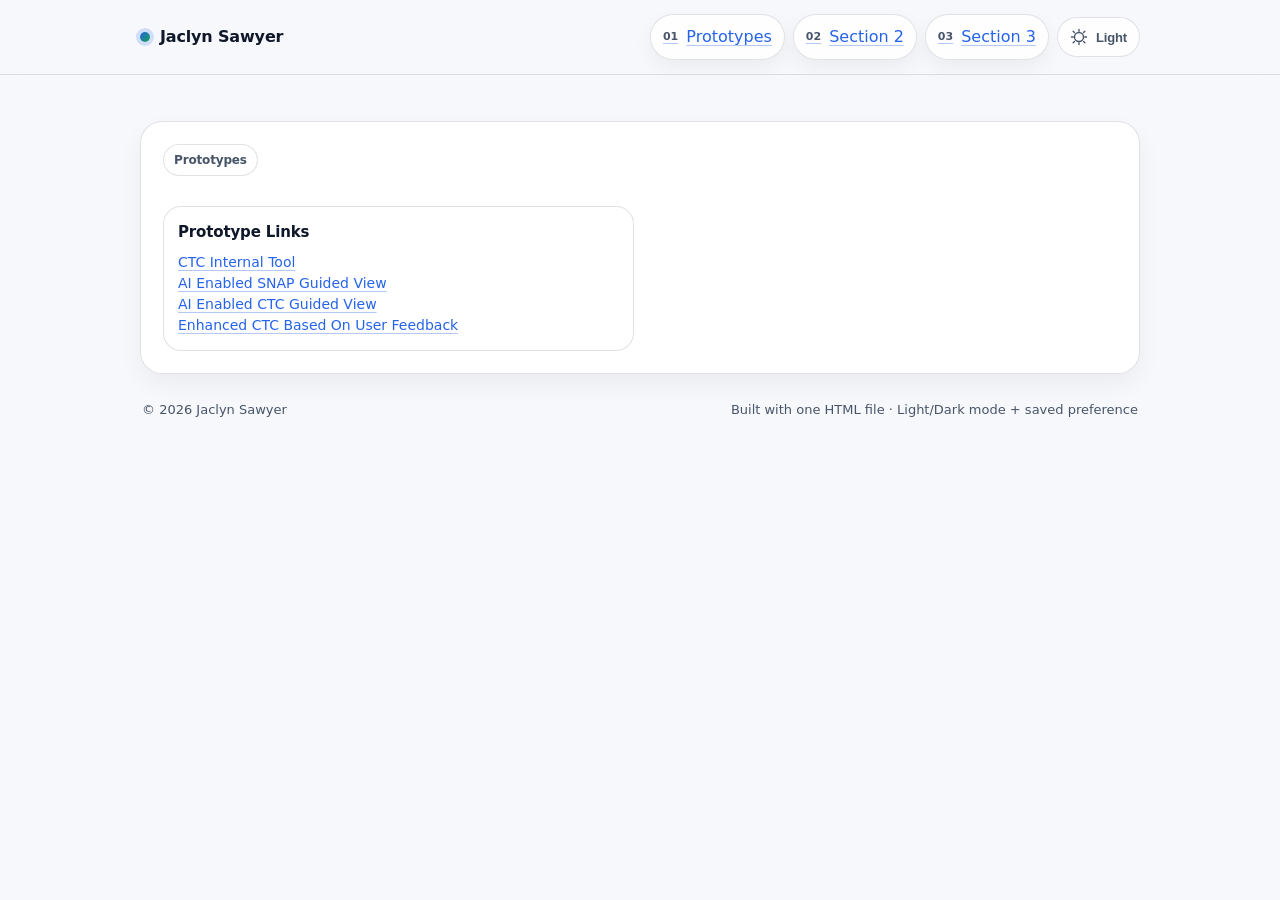
<file: blog.html>
<!doctype html>
<html lang="en">
<head>
  <meta charset="utf-8" />
  <meta name="viewport" content="width=device-width, initial-scale=1" />
  <title>Jaclyn Sawyer</title>
  <meta name="description" content="A personal landing page." />
  <style>
    /* ---- Theme tokens (default: light) ---- */
    :root{
      --bg: #f7f8fb;
      --surface: #ffffff;
      --surface-2: rgba(255,255,255,0.72);
      --text: #0f172a;
      --muted: #475569;
      --border: rgba(15, 23, 42, 0.12);
      --shadow: 0 12px 30px rgba(2, 6, 23, 0.10);
      --shadow-soft: 0 10px 20px rgba(2,6,23,0.07);
      --accent: #2563eb;
      --accent-2: #16a34a;
      --ring: rgba(37, 99, 235, 0.25);
      --hero: radial-gradient(900px 360px at 20% 0%, rgba(37,99,235,0.18), transparent 60%),
              radial-gradient(700px 320px at 90% 10%, rgba(22,163,74,0.14), transparent 55%);
      --code: rgba(2, 6, 23, 0.06);
      --chip: rgba(2,6,23,0.06);
    }

    /* ---- Dark mode overrides ---- */
    [data-theme="dark"]{
      --bg: #070a12;
      --surface: rgba(255, 255, 255, 0.06);
      --surface-2: rgba(255, 255, 255, 0.04);
      --text: #e5e7eb;
      --muted: rgba(229, 231, 235, 0.72);
      --border: rgba(229, 231, 235, 0.18);
      --shadow: 0 16px 40px rgba(0, 0, 0, 0.45);
      --shadow-soft: 0 14px 30px rgba(0,0,0,0.35);
      --accent: #60a5fa;
      --accent-2: #34d399;
      --ring: rgba(96, 165, 250, 0.28);
      --hero: radial-gradient(900px 360px at 20% 0%, rgba(96,165,250,0.22), transparent 60%),
              radial-gradient(700px 320px at 90% 10%, rgba(52,211,153,0.16), transparent 55%);
      --code: rgba(255, 255, 255, 0.08);
      --chip: rgba(255,255,255,0.09);
    }

    /* ---- Base ---- */
    *{ box-sizing: border-box; }
    html{ scroll-behavior: smooth; }
    body{
      margin: 0;
      font-family: ui-sans-serif, system-ui, -apple-system, Segoe UI, Roboto, Helvetica, Arial, "Apple Color Emoji","Segoe UI Emoji";
      background: var(--bg);
      color: var(--text);
      line-height: 1.5;
    }

    a{ color: inherit; text-decoration: none; }
    a:focus-visible, button:focus-visible{
      outline: none;
      box-shadow: 0 0 0 4px var(--ring);
      border-radius: 12px;
    }

    /* ---- Layout ---- */
    .wrap{
      max-width: 1040px;
      margin: 0 auto;
      padding: 24px 20px 90px;
    }

    header{
      position: sticky;
      top: 0;
      z-index: 10;
      backdrop-filter: blur(10px);
      background: color-mix(in srgb, var(--bg) 70%, transparent);
      border-bottom: 1px solid var(--border);
    }

    .nav{
      max-width: 1040px;
      margin: 0 auto;
      padding: 14px 20px;
      display: flex;
      align-items: center;
      justify-content: space-between;
      gap: 12px;
    }

    .brand{
      display: flex;
      align-items: center;
      gap: 10px;
      font-weight: 700;
      letter-spacing: -0.01em;
      white-space: nowrap;
    }

    .dot{
      width: 10px;
      height: 10px;
      border-radius: 50%;
      background: linear-gradient(135deg, var(--accent), var(--accent-2));
      box-shadow: 0 0 0 4px color-mix(in srgb, var(--accent) 18%, transparent);
    }

    .nav-links{
      display: flex;
      align-items: center;
      gap: 8px;
      flex-wrap: wrap;
      justify-content: flex-end;
    }

    .pill{
      display: inline-flex;
      align-items: center;
      gap: 8px;
      padding: 10px 12px;
      border: 1px solid var(--border);
      background: color-mix(in srgb, var(--surface) 88%, transparent);
      border-radius: 999px;
      box-shadow: 0 8px 20px rgba(2,6,23,0.05);
      transition: transform .15s ease, border-color .15s ease, background .15s ease;
    }
    .pill:hover{
      transform: translateY(-1px);
      border-color: color-mix(in srgb, var(--accent) 35%, var(--border));
    }
    .pill small{ color: var(--muted); font-weight: 700; font-size: 11px; }

    .toggle{
      display: inline-flex;
      align-items: center;
      gap: 8px;
      padding: 10px 12px;
      border: 1px solid var(--border);
      background: color-mix(in srgb, var(--surface) 88%, transparent);
      border-radius: 999px;
      cursor: pointer;
      user-select: none;
      transition: transform .15s ease, border-color .15s ease, background .15s ease;
    }
    .toggle:hover{
      transform: translateY(-1px);
      border-color: color-mix(in srgb, var(--accent) 35%, var(--border));
    }
    .icon{
      width: 18px;
      height: 18px;
      display: inline-block;
    }
    .toggle span{
      font-weight: 750;
      letter-spacing: -0.01em;
      color: var(--muted);
      font-size: 13px;
    }

    /* ---- Hero ---- */
    .hero{
      margin-top: 18px;
      background: var(--hero);
      border: 1px solid var(--border);
      border-radius: 22px;
      padding: 26px;
      box-shadow: var(--shadow);
      overflow: hidden;
    }

    .hero-grid{
      display: grid;
      grid-template-columns: 1.2fr 0.8fr;
      gap: 18px;
      align-items: center;
    }

    .hero h1{
      margin: 0 0 10px;
      font-size: clamp(26px, 3.2vw, 38px);
      letter-spacing: -0.04em;
      line-height: 1.08;
    }
    .hero p{
      margin: 0 0 14px;
      color: var(--muted);
      max-width: 64ch;
    }

    .chips{
      display: flex;
      flex-wrap: wrap;
      gap: 8px;
      margin-top: 12px;
    }
    .chip{
      display: inline-flex;
      align-items: center;
      gap: 8px;
      padding: 8px 10px;
      border-radius: 999px;
      border: 1px solid var(--border);
      background: var(--chip);
      color: var(--muted);
      font-size: 13px;
      font-weight: 650;
    }
    .chip-dot{
      width: 7px; height: 7px; border-radius: 50%;
      background: linear-gradient(135deg, var(--accent), var(--accent-2));
    }

    .hero-card{
      border: 1px solid var(--border);
      background: color-mix(in srgb, var(--surface-2) 90%, transparent);
      border-radius: 18px;
      padding: 16px;
      box-shadow: var(--shadow-soft);
      display: grid;
      gap: 12px;
    }

    .avatar-row{
      display: flex;
      align-items: center;
      gap: 12px;
    }
    .avatar{
      width: 62px;
      height: 62px;
      border-radius: 16px;
      border: 1px solid var(--border);
      object-fit: cover;
      box-shadow: 0 10px 20px rgba(2,6,23,0.12);
      background: #ddd;
    }
    .who h2{
      margin: 0;
      font-size: 16px;
      letter-spacing: -0.02em;
    }
    .who p{
      margin: 2px 0 0;
      font-size: 13px;
      color: var(--muted);
    }

    .cta-row{
      display: flex;
      flex-wrap: wrap;
      gap: 10px;
      margin-top: 4px;
    }
    .btn{
      display: inline-flex;
      align-items: center;
      gap: 10px;
      padding: 11px 14px;
      border-radius: 14px;
      border: 1px solid var(--border);
      background: color-mix(in srgb, var(--surface) 92%, transparent);
      box-shadow: 0 10px 22px rgba(2,6,23,0.06);
      transition: transform .15s ease, border-color .15s ease;
      font-weight: 750;
    }
    .btn.primary{
      border-color: color-mix(in srgb, var(--accent) 45%, var(--border));
      background: linear-gradient(135deg,
        color-mix(in srgb, var(--accent) 85%, #ffffff 15%),
        color-mix(in srgb, var(--accent-2) 55%, #ffffff 45%)
      );
      color: #0b1020;
    }
    [data-theme="dark"] .btn.primary{ color: #06101b; }
    .btn:hover{
      transform: translateY(-1px);
      border-color: color-mix(in srgb, var(--accent) 40%, var(--border));
    }

    .mini-links{
      display: flex;
      flex-wrap: wrap;
      gap: 10px;
      color: var(--muted);
      font-size: 13px;
      font-weight: 650;
    }
    .mini-links a{
      text-decoration: underline;
      text-decoration-color: color-mix(in srgb, var(--muted) 45%, transparent);
      text-underline-offset: 3px;
    }
    .mini-links a:hover{
      color: var(--text);
      text-decoration-color: color-mix(in srgb, var(--accent) 65%, transparent);
    }

    /* ---- Sections ---- */
    section{
      margin-top: 22px;
      border: 1px solid var(--border);
      border-radius: 22px;
      background: color-mix(in srgb, var(--surface) 90%, transparent);
      box-shadow: 0 10px 24px rgba(2,6,23,0.05);
      overflow: hidden;
    }
    .section-inner{
      padding: 22px;
      display: grid;
      gap: 10px;
    }
    .kicker{
      display: inline-flex;
      align-items: center;
      gap: 10px;
      font-weight: 800;
      letter-spacing: -0.01em;
    }
    .badge{
      font-size: 12px;
      padding: 6px 10px;
      border-radius: 999px;
      border: 1px solid var(--border);
      color: var(--muted);
      background: color-mix(in srgb, var(--surface) 92%, transparent);
    }
    .section-inner p{ margin: 0; color: var(--muted); max-width: 74ch; }

    .grid{
      margin-top: 10px;
      display: grid;
      grid-template-columns: repeat(12, 1fr);
      gap: 12px;
    }
    .card{
      grid-column: span 6;
      border: 1px solid var(--border);
      border-radius: 18px;
      padding: 14px;
      background: color-mix(in srgb, var(--surface) 92%, transparent);
    }
    .card h3{
      margin: 0 0 8px;
      font-size: 15px;
      letter-spacing: -0.01em;
    }
    .card p{
      margin: 0;
      color: var(--muted);
      font-size: 14px;
    }

    .list{
      margin: 0;
      padding-left: 18px;
      color: var(--muted);
    }
    .list li{ margin: 6px 0; }

    .post{
      grid-column: span 12;
      display: grid;
      gap: 10px;
      padding: 16px;
      border-radius: 18px;
      border: 1px solid var(--border);
      background: color-mix(in srgb, var(--surface) 92%, transparent);
    }
    .post-top{
      display: flex;
      align-items: baseline;
      justify-content: space-between;
      gap: 10px;
      flex-wrap: wrap;
    }
    .post-title{
      font-weight: 850;
      letter-spacing: -0.01em;
    }
    .post-date{
      font-size: 13px;
      color: var(--muted);
      font-weight: 650;
    }
    .post a{
      color: var(--accent);
      text-decoration: underline;
      text-underline-offset: 3px;
      text-decoration-color: color-mix(in srgb, var(--accent) 35%, transparent);
    }
    .post a:hover{
      text-decoration-color: color-mix(in srgb, var(--accent) 80%, transparent);
    }

    .contact-row{
      display: grid;
      grid-template-columns: 1fr 1fr;
      gap: 12px;
      margin-top: 10px;
    }
    .contact-row .card{ grid-column: span 1; }

    .copy{
      display: inline-flex;
      align-items: center;
      gap: 8px;
      font-weight: 750;
      border: 1px solid var(--border);
      background: color-mix(in srgb, var(--surface) 92%, transparent);
      border-radius: 14px;
      padding: 10px 12px;
      cursor: pointer;
    }
    .copy:hover{ border-color: color-mix(in srgb, var(--accent) 40%, var(--border)); }

    a {
      color: var(--accent);
      text-decoration: underline;
      text-decoration-color: color-mix(in srgb, var(--accent) 35%, transparent);
      text-underline-offset: 3px;
      transition: color 0.15s ease, text-decoration-color 0.15s ease;
    }
    
    a:hover {
      color: color-mix(in srgb, var(--accent) 85%, var(--text));
      text-decoration-color: color-mix(in srgb, var(--accent) 85%, transparent);
    }
    
    a:focus-visible {
      outline: none;
      box-shadow: 0 0 0 4px var(--ring);
      border-radius: 6px;
    }


    /* ---- Footer ---- */
    footer{
      margin-top: 26px;
      color: var(--muted);
      font-size: 13px;
      display: flex;
      justify-content: space-between;
      gap: 10px;
      flex-wrap: wrap;
      padding: 0 2px;
    }

    @media (max-width: 860px){
      .hero-grid{ grid-template-columns: 1fr; }
    }
    @media (max-width: 720px){
      .card{ grid-column: span 12; }
      .contact-row{ grid-template-columns: 1fr; }
      .contact-row .card{ grid-column: span 1; }
      .nav{ gap: 10px; }
      .nav-links{ justify-content: flex-start; }
    }

    /* ---- Reduce motion ---- */
    @media (prefers-reduced-motion: reduce){
      html{ scroll-behavior: auto; }
      .pill, .toggle, .btn{ transition: none; }
    }
  </style>
</head>

<body>
  <header>
    <div class="nav">
      <div class="brand" aria-label="Site title">
        <span class="dot" aria-hidden="true"></span>
        <span>Jaclyn Sawyer</span>
      </div>

      <nav class="nav-links" aria-label="Top navigation">
        <a class="pill" href="#section-1"><small>01</small> Prototypes</a>
        <a class="pill" href="#section-2"><small>02</small> Section 2</a>
        <a class="pill" href="#section-3"><small>03</small> Section 3</a>

        <!-- Icon toggle near the links (sun/moon) -->
        <button class="toggle" id="themeToggle" type="button" aria-label="Toggle dark mode">
          <span class="icon" id="themeIcon" aria-hidden="true"></span>
          <span id="themeLabel">Light</span>
        </button>
      </nav>
    </div>
  </header>

  <main class="wrap">
    <!-- HERO -->
    <!-- <div class="hero">
      <div class="hero-grid">
        <div>
          <h1>Hi — I’m <span style="color: var(--accent);">Jaclyn Sawyer</span>.</h1>
          <p>
            
          </p>

          <div class="cta-row">
            <a class="btn primary" href="#section-2">See Projects <span aria-hidden="true">→</span></a>
            <a class="btn" href="#section-1">About</a>
            <a class="btn" href="#section-3">Contact</a>
          </div>

          <div class="chips" aria-label="Topics">
            <span class="chip"><span class="chip-dot" aria-hidden="true"></span> Product</span>
            <span class="chip"><span class="chip-dot" aria-hidden="true"></span> Data</span>
            <span class="chip"><span class="chip-dot" aria-hidden="true"></span> Civic Tech</span>
            <span class="chip"><span class="chip-dot" aria-hidden="true"></span> Writing</span>
            <span class="chip"><span class="chip-dot" aria-hidden="true"></span> Creative</span>
          </div>
        </div> -->

        <!-- <aside class="hero-card" aria-label="Profile card"> -->
          <!-- <div class="avatar-row">
            <img
              class="avatar"
              alt="Profile image"
              src="https://picsum.photos/seed/profile/160"
              width="62"
              height="62"
              loading="lazy"
            />
            <div class="who">
              <h2>Jaclyn Sawyer</h2>
              <p>Doing good with less for more.</p>
            </div>
          </div> -->

          <!-- <div class="mini-links" aria-label="Quick links">
            <a href="#" title="GitHub">GitHub</a>
            <a href="#" title="LinkedIn">LinkedIn</a>
            <a href="#" title="Email">Email</a>
            <a href="#" title="CV">CV</a>
          </div> -->
<!-- 
          <div style="display:grid; gap:10px;">
            <div style="font-family: ui-monospace, SFMono-Regular, Menlo, Monaco, Consolas, 'Liberation Mono', 'Courier New', monospace;
                        background: var(--code); border: 1px solid var(--border); padding: 10px; border-radius: 14px; color: var(--muted); font-size: 13px;">

            </div>
          </div>
        </aside> -->
      <!-- </div>
    </div> -->

    <!-- SECTION 1: About -->
    <section id="section-1" aria-label="Prototypes">
      <div class="section-inner">
        <div class="kicker">
          <span class="badge">Prototypes</span>
          <!-- <span>About</span> -->
        </div>
        <p>
        </p>

        <div class="grid">
          <div class="card">
            <h3>Prototype Links</h3>
            <p><a href="ctc-internal-tool.html"> CTC Internal Tool</a></p>
            <p><a href="AI_enabled_SNAP_guided_view.html"> AI Enabled SNAP Guided View</a></p>
            <p><a href="AI_enabled_CTC_guided_view.html"> AI Enabled CTC Guided View</a></p>
            <p><a href="enhanced_ctc_based_on_user_feedback.html"> Enhanced CTC Based On User Feedback</a></p>
          </div>
          <!-- <div class="card">
            <h3>What I do</h3>
            <p>
              A concise description of your work. Example: product + data work, translating complex problems into usable tools.
            </p>
          </div>
          <div class="card">
            <h3>What I care about</h3>
            <p>
              A sentence or two on your themes: equity, usability, impact, durability, public interest tech, or whatever fits.
            </p>
          </div>
          <div class="card">
            <h3>Now</h3>
            <p>
              What you’re doing this season: a project, a research focus, a teaching role, a studio practice, etc.
            </p>
          </div>
          <div class="card">
            <h3>Toolbox</h3>
            <p>
              <span class="badge" style="margin-right:6px;">Python</span>
              <span class="badge" style="margin-right:6px;">SQL</span>
              <span class="badge" style="margin-right:6px;">Design</span>
              <span class="badge">Policy</span>
            </p>
          </div> -->
        </div>
      </div>
    </section>

    <!-- SECTION 2: Projects -->
    <!-- <section id="section-2" aria-label="Section 2">
      <div class="section-inner">
        <div class="kicker">
          <span class="badge">Section 2</span>
          <span>Projects</span>
        </div>
        <p>
          Add a few featured projects with short descriptions and links. Keep it scannable.
        </p>

        <div class="grid">
          <div class="card">
            <h3>Project One</h3>
            <p>
              One sentence on what it is and why it matters. <a href="#">Read more</a>
            </p>
          </div>
          <div class="card">
            <h3>Project Two</h3>
            <p>
              One sentence on what you built and for whom. <a href="#">Read more</a>
            </p>
          </div>
          <div class="card">
            <h3>Project Three</h3>
            <p>
              A short description and a link to a demo or repo. <a href="#">View repo</a>
            </p>
          </div>
          <div class="card">
            <h3>Speaking / Teaching</h3>
            <p>
              Add talks, workshops, or courses here. <a href="#">See notes</a>
            </p>
          </div>
        </div>

        <div class="card" style="margin-top:12px;">
          <h3>Projects I’m exploring</h3>
          <ul class="list">
            <li>Idea or experiment (one line).</li>
            <li>Small tool, dataset, or prototype (one line).</li>
            <li>Collaboration or community work (one line).</li>
          </ul>
        </div>
      </div>
    </section> -->

    <!-- SECTION 3: Writing + Contact --><!--
    <section id="section-3" aria-label="Section 3">
      <div class="section-inner">
        <div class="kicker">
          <span class="badge">Section 3</span>
          <span>Writing & Contact</span>
        </div>
        <p>
          A simple “recent posts” area plus contact options. Replace the placeholders with real links.
        </p>

        <div class="grid" aria-label="Recent writing">
          <article class="post">
            <div class="post-top">
              <div class="post-title">Post title one: a short, specific headline</div>
              <div class="post-date">Jan 2026</div>
            </div>
            <div style="color: var(--muted);">
              Two lines of context about what this post covers. <a href="#">Read</a>
            </div>
          </article>

          <article class="post">
            <div class="post-top">
              <div class="post-title">Post title two: what I learned building X</div>
              <div class="post-date">Dec 2025</div>
            </div>
            <div style="color: var(--muted);">
              One or two sentences that make it easy to decide if it’s worth clicking. <a href="#">Read</a>
            </div>
          </article>

          <article class="post">
            <div class="post-top">
              <div class="post-title">Post title three: notes on tools, care, and maintenance</div>
              <div class="post-date">Nov 2025</div>
            </div>
            <div style="color: var(--muted);">
              A short teaser. <a href="#">Read</a>
            </div>
          </article>
        </div>

        <div class="contact-row" aria-label="Contact">
          <div class="card">
            <h3>Say hello</h3>
            <p>
              Email: <a id="emailLink" href="mailto:hello@example.com">hello@example.com</a><br/>
              Location: Your city (optional)
            </p>
            <div style="margin-top:10px;">
              <button class="copy" id="copyEmail" type="button" aria-label="Copy email to clipboard">
                Copy email
              </button>
              <span id="copyStatus" style="margin-left:10px; color: var(--muted); font-weight:650;"></span>
            </div>
          </div>

          <div class="card">
            <h3>Elsewhere</h3>
            <p>
              <a href="#" style="color: var(--accent); text-decoration: underline; text-underline-offset: 3px;">GitHub</a><br/>
              <a href="#" style="color: var(--accent); text-decoration: underline; text-underline-offset: 3px;">LinkedIn</a><br/>
              <a href="#" style="color: var(--accent); text-decoration: underline; text-underline-offset: 3px;">Newsletter</a>
            </p>
          </div>
        </div>

      </div>
    </section> -->

    <footer>
      <span>© <span id="year"></span> Jaclyn Sawyer</span>
      <span>Built with one HTML file · Light/Dark mode + saved preference</span>
    </footer>
  </main>

  <script>
    // --- Inline icons (sun / moon) as SVG strings ---
    const icons = {
      sun: `
        <svg viewBox="0 0 24 24" width="18" height="18" fill="none" xmlns="http://www.w3.org/2000/svg">
          <path d="M12 18a6 6 0 1 0 0-12 6 6 0 0 0 0 12Z" stroke="currentColor" stroke-width="1.8"/>
          <path d="M12 2v2.4M12 19.6V22M4.2 4.2l1.7 1.7M18.1 18.1l1.7 1.7M2 12h2.4M19.6 12H22M4.2 19.8l1.7-1.7M18.1 5.9l1.7-1.7"
                stroke="currentColor" stroke-width="1.8" stroke-linecap="round"/>
        </svg>
      `,
      moon: `
        <svg viewBox="0 0 24 24" width="18" height="18" fill="none" xmlns="http://www.w3.org/2000/svg">
          <path d="M20.3 14.5A7.8 7.8 0 0 1 9.5 3.7a7.9 7.9 0 1 0 10.8 10.8Z"
                stroke="currentColor" stroke-width="1.8" stroke-linejoin="round"/>
        </svg>
      `
    };

    const root = document.documentElement;
    const toggleBtn = document.getElementById("themeToggle");
    const themeIcon = document.getElementById("themeIcon");
    const themeLabel = document.getElementById("themeLabel");

    function setTheme(theme) {
      root.setAttribute("data-theme", theme);
      const isDark = theme === "dark";
      themeIcon.innerHTML = isDark ? icons.moon : icons.sun;
      themeLabel.textContent = isDark ? "Dark" : "Light";
      toggleBtn.setAttribute("aria-label", isDark ? "Switch to light mode" : "Switch to dark mode");
      localStorage.setItem("theme", theme);
    }

    // Load saved theme or respect system preference
    const saved = localStorage.getItem("theme");
    const prefersDark = window.matchMedia && window.matchMedia("(prefers-color-scheme: dark)").matches;
    setTheme(saved || (prefersDark ? "dark" : "light"));

    toggleBtn.addEventListener("click", () => {
      const current = root.getAttribute("data-theme") || "light";
      setTheme(current === "dark" ? "light" : "dark");
    });

    // Footer year
    document.getElementById("year").textContent = new Date().getFullYear();

    // Copy email button
    const email = "hello@example.com";
    const copyBtn = document.getElementById("copyEmail");
    const statusEl = document.getElementById("copyStatus");

    copyBtn.addEventListener("click", async () => {
      try {
        await navigator.clipboard.writeText(email);
        statusEl.textContent = "Copied!";
        setTimeout(() => statusEl.textContent = "", 1400);
      } catch (e) {
        statusEl.textContent = "Copy failed (browser blocked).";
        setTimeout(() => statusEl.textContent = "", 2000);
      }
    });
  </script>
</body>
</html>
</file>
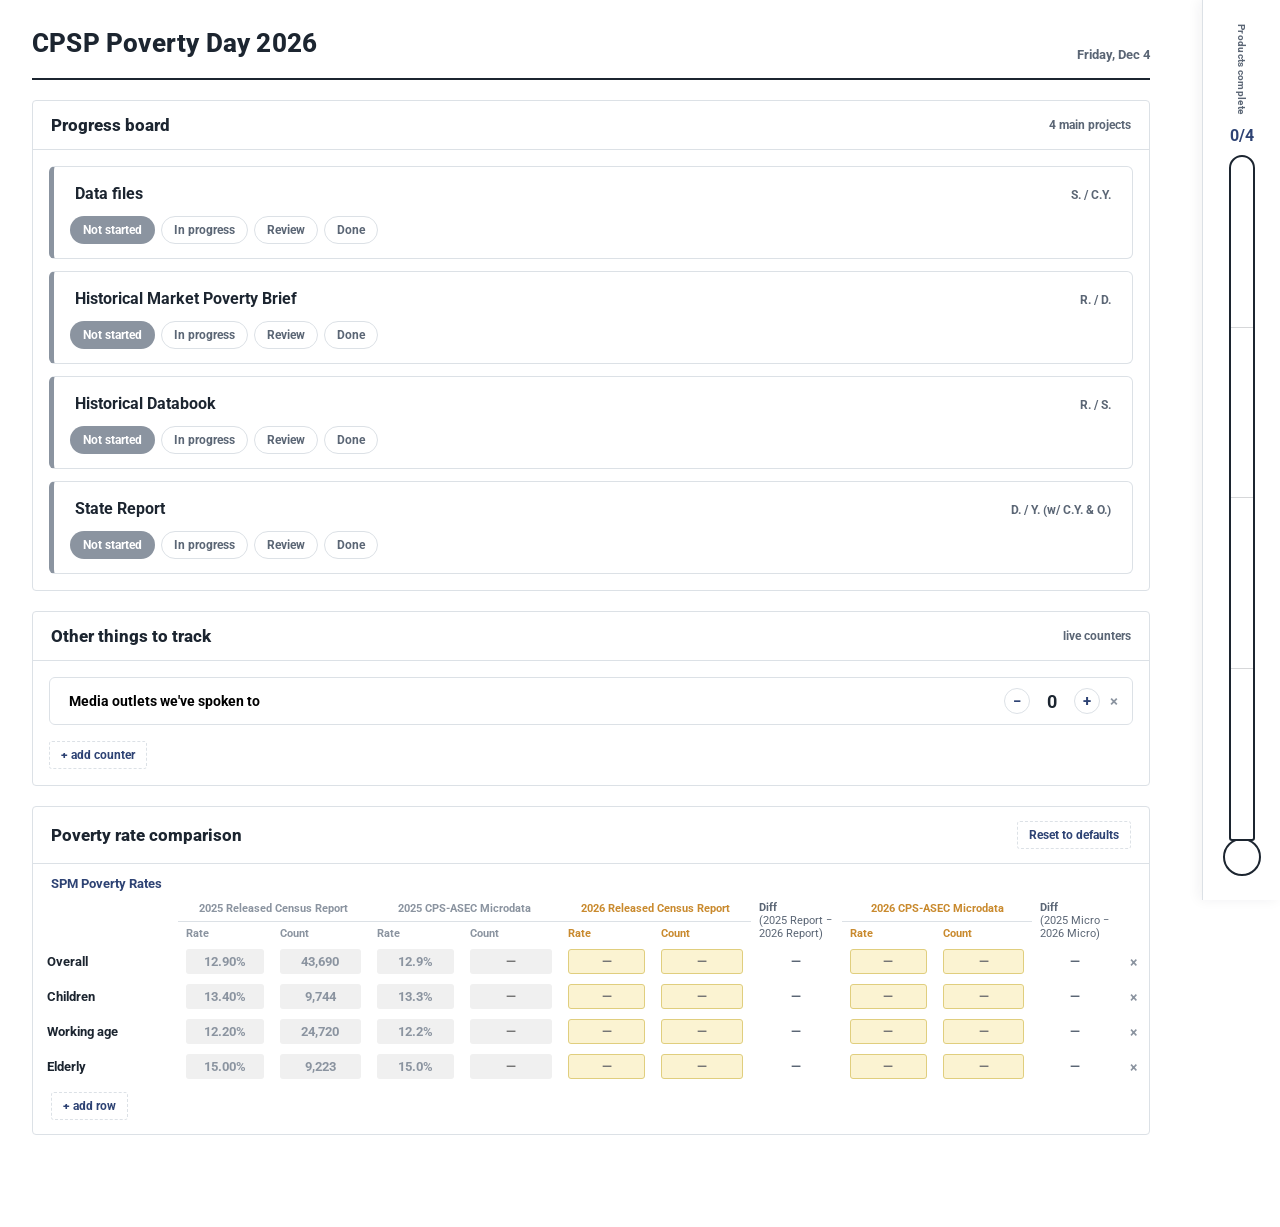
<file: cps_asec_dashboard.html>
<!DOCTYPE html>
<html lang="en">
<head>
<meta charset="UTF-8">
<meta name="viewport" content="width=device-width, initial-scale=1.0">
<title>CPSP Poverty Day 2026</title>
<link rel="preconnect" href="https://fonts.googleapis.com">
<link rel="preconnect" href="https://fonts.gstatic.com" crossorigin>
<link href="https://fonts.googleapis.com/css2?family=Roboto:wght@700;800&display=swap" rel="stylesheet">
<style>
  :root{
    --bg:#FFFFFF;
    --surface:#FFFFFF;
    --ink:#1C2530;
    --ink-soft:#5B6675;
    --ink-faint:#8B94A0;
    --line:#DCE1E6;
    --navy:#2E4374;
    --navy-soft:#EAEFF6;
    --amber:#C98A2E;
    --amber-soft:#FBF1E1;
    --green:#3D7A5D;
    --green-soft:#E9F3EE;
    --grey:#8B94A0;
    --grey-soft:#EEF0F2;
    --ref-bg:#F0F0F0;
    --ref-text:#8B94A0;
    --needs-bg:#FBF3D2;
    --needs-border:#E0CE7E;
    --brick:#A24936;
    --brick-soft:#F7EAE7;
    --serif: 'Roboto', sans-serif;
    --sans: 'Roboto', -apple-system, "Segoe UI", system-ui, sans-serif;
    --mono: 'Roboto', ui-monospace, "SF Mono", "Consolas", monospace;
  }
  *{box-sizing:border-box;}
  body{
    margin:0;
    background:var(--bg);
    color:var(--ink);
    font-family:var(--sans);
    font-weight:700;
    padding:28px 130px 60px 32px;
  }
  button, input{font-family:var(--sans);font-weight:700;}
  .wrap{max-width:1180px;margin:0 auto;}

  header{
    display:flex;
    justify-content:space-between;
    align-items:flex-end;
    border-bottom:2px solid var(--ink);
    padding-bottom:16px;
    margin-bottom:20px;
    flex-wrap:wrap;
    gap:12px;
  }
  header h1{
    font-family:var(--serif);
    font-weight:800;
    font-size:26px;
    margin:0 0 4px;
    letter-spacing:0.2px;
  }
  header p{margin:0;color:var(--ink-soft);font-size:13.5px;}
  .date-pill{font-size:13px;color:var(--ink-soft);font-family:var(--mono);}

  .layout{display:grid;grid-template-columns:1fr;gap:20px;margin-top:20px;}

  .panel{background:var(--surface);border:1px solid var(--line);border-radius:4px;overflow:hidden;}
  .panel-head{
    padding:14px 18px;border-bottom:1px solid var(--line);
    display:flex;justify-content:space-between;align-items:center;
  }
  .panel-head h2{font-family:var(--serif);font-size:17px;margin:0;font-weight:800;}
  .panel-head .sub{font-size:12px;color:var(--ink-soft);}

  /* ---- Counters ---- */
  .counter-list{padding:16px;display:flex;flex-direction:column;gap:10px;}
  .counter-row{
    display:flex;align-items:center;gap:10px;
    border:1px solid var(--line);border-radius:6px;padding:10px 12px;
  }
  .counter-label-input{
    flex:1;font-size:13.5px;font-weight:700;border:1px solid transparent;background:transparent;
    padding:4px 6px;border-radius:3px;
  }
  .counter-label-input:hover, .counter-label-input:focus{border-color:var(--line);outline:none;background:var(--navy-soft);}
  .counter-controls{display:flex;align-items:center;gap:8px;}
  .counter-btn{
    width:26px;height:26px;border-radius:50%;border:1.5px solid var(--line);background:var(--surface);
    font-size:15px;cursor:pointer;color:var(--navy);line-height:1;
  }
  .counter-btn:hover{background:var(--navy-soft);}
  .counter-value{font-family:var(--serif);font-size:18px;min-width:28px;text-align:center;}
  .counter-del{background:none;border:none;color:var(--ink-faint);cursor:pointer;font-size:15px;padding:0 2px;}
  .counter-del:hover{color:var(--brick);}
  .counter-actions{padding:0 16px 16px;}

  /* ---- Project cards ---- */
  .project-list{padding:16px;display:flex;flex-direction:column;gap:12px;}
  .project-card{
    position:relative;
    border:1px solid var(--line);
    border-left:5px solid var(--grey);
    border-radius:6px;
    padding:14px 16px;
    background:var(--surface);
    overflow:hidden;
    transition:border-color .3s ease, background .3s ease, box-shadow .3s ease;
  }
  .project-card[data-stage="1"]{border-left-color:var(--amber);}
  .project-card[data-stage="2"]{border-left-color:var(--navy);}
  .project-card[data-stage="3"]{border-left-color:var(--green);background:var(--green-soft);box-shadow:0 2px 10px rgba(61,122,93,0.15);}

  .project-head{display:flex;justify-content:space-between;align-items:baseline;flex-wrap:wrap;gap:6px;margin-bottom:10px;}
  .project-title-input{
    font-family:var(--serif);font-weight:700;font-size:16px;
    border:1px solid transparent;background:transparent;padding:2px 4px;border-radius:3px;
    flex:1 1 200px;min-width:120px;color:var(--ink);
  }
  .project-title-input:hover, .project-title-input:focus{border-color:var(--line);outline:none;background:var(--surface);}
  .project-owner-input{
    font-size:12px;color:var(--ink-soft);border:1px solid transparent;background:transparent;
    padding:2px 4px;border-radius:3px;width:150px;text-align:right;
  }
  .project-owner-input:hover, .project-owner-input:focus{border-color:var(--line);outline:none;background:var(--surface);}

  .status-row{display:flex;gap:6px;flex-wrap:wrap;}
  .status-btn{
    font-size:12px;padding:6px 12px;border-radius:20px;
    border:1.5px solid var(--line);background:var(--surface);color:var(--ink-soft);
    cursor:pointer;transition:all .18s ease;
  }
  .status-btn:hover{transform:translateY(-1px);border-color:var(--ink-faint);}
  .status-btn.active{color:#fff;border-color:transparent;}
  .status-btn[data-idx="0"].active{background:var(--grey);}
  .status-btn[data-idx="1"].active{background:var(--amber);}
  .status-btn[data-idx="2"].active{background:var(--navy);}
  .status-btn[data-idx="3"].active{background:var(--green);}

  .project-card.pulse{animation:cardPulse .35s ease;}
  @keyframes cardPulse{
    0%{transform:scale(1);}
    40%{transform:scale(1.015);}
    100%{transform:scale(1);}
  }
  .done-badge{
    position:absolute;top:12px;right:14px;font-size:18px;
    opacity:0;transform:scale(0.4) rotate(-15deg);
    transition:opacity .3s ease, transform .3s cubic-bezier(.34,1.56,.64,1);
  }
  .project-card[data-stage="3"] .done-badge{opacity:1;transform:scale(1) rotate(0deg);}

  .confetti-bit{
    position:absolute;top:50%;left:50%;font-size:13px;pointer-events:none;
    animation:confettiPop .7s ease-out forwards;
  }
  @keyframes confettiPop{
    0%{transform:translate(-50%,-50%) scale(0.6);opacity:1;}
    100%{transform:translate(var(--dx), var(--dy)) scale(1) rotate(var(--rot));opacity:0;}
  }

  /* ---- Floating thermometer ---- */
  .thermo{
    position:fixed;right:0;top:0;height:100vh;width:78px;
    display:flex;flex-direction:column;align-items:center;justify-content:center;
    z-index:60;background:var(--surface);border-left:1px solid var(--line);
    padding:24px 10px;box-shadow:-3px 0 12px rgba(28,37,48,0.06);
  }
  .thermo-title{
    font-size:10px;color:var(--ink-soft);writing-mode:vertical-rl;text-orientation:mixed;
    margin-bottom:12px;letter-spacing:0.3px;
  }
  .thermo-count{font-family:var(--serif);font-size:16px;color:var(--navy);margin-bottom:10px;}
  .thermo-tube{
    width:26px;flex:1 1 auto;min-height:80px;border:2px solid var(--ink);border-radius:13px 13px 3px 3px;
    background:var(--bg);position:relative;overflow:hidden;display:flex;align-items:flex-end;
  }
  .thermo-fill{width:100%;background:var(--brick);transition:height .5s ease, background .5s ease;}
  .thermo-tick{position:absolute;left:0;width:100%;height:1px;background:rgba(28,37,48,0.18);}
  .thermo-bulb{
    width:38px;height:38px;border-radius:50%;border:2px solid var(--ink);flex-shrink:0;
    background:var(--bg);margin-top:-3px;display:flex;align-items:center;justify-content:center;
    transition:background .5s ease;
  }

  /* ---- Stats panel ---- */
  .cat{border-bottom:1px solid var(--line);}
  .cat:last-child{border-bottom:none;}
  .cat-head{padding:12px 18px 6px;font-size:13px;font-weight:700;color:var(--navy);}
  table.stat-table{width:100%;border-collapse:collapse;}
  table.stat-table th{text-align:left;font-size:11px;color:var(--ink-soft);font-weight:700;padding:4px 8px;}
  table.stat-table th[colspan]{text-align:center;border-bottom:1px solid var(--line);padding-bottom:6px;}
  table.stat-table th[rowspan]{vertical-align:bottom;}
  table.stat-table th.ref-col{color:var(--ref-text);}
  table.stat-table th.needs-col{color:var(--amber);}
  table.stat-table td{padding:5px 8px;font-size:13px;}
  table.stat-table td input{
    width:100%;border:1px solid transparent;background:transparent;font-family:var(--mono);
    font-size:12.5px;padding:4px 5px;border-radius:3px;color:var(--ink);text-align:center;
  }
  table.stat-table td input:hover{border-color:var(--line);}
  table.stat-table td input:focus{border-color:var(--navy);outline:none;background:var(--navy-soft);}
  table.stat-table td.label-cell input{font-family:var(--sans);text-align:left;}
  table.stat-table td input.ref-input{
    background:var(--ref-bg);color:var(--ref-text);cursor:default;
  }
  table.stat-table td input.ref-input:hover, table.stat-table td input.ref-input:focus{
    border-color:transparent;background:var(--ref-bg);
  }
  table.stat-table td input.needs-input{
    background:var(--needs-bg);border-color:var(--needs-border);
  }
  table.stat-table td input.needs-input:hover{border-color:var(--amber);}
  .diff-cell{text-align:center;}
  .diff-arrow{font-size:10px;font-weight:400;color:var(--ink-soft);}
  .diff-pos{color:var(--brick);font-family:var(--mono);}
  .diff-neg{color:var(--navy);font-family:var(--mono);}
  .diff-zero{color:var(--ink-soft);font-family:var(--mono);}
  .row-actions{padding:8px 18px 14px;}
  .add-btn{
    font-size:12px;color:var(--navy);background:none;border:1px dashed var(--line);
    padding:6px 11px;border-radius:3px;cursor:pointer;
  }
  .add-btn:hover{background:var(--navy-soft);}
  .del-btn{background:none;border:none;color:var(--ink-faint);cursor:pointer;font-size:14px;padding:0 4px;}
  .del-btn:hover{color:var(--brick);}

  footer{margin-top:18px;font-size:11.5px;color:var(--ink-soft);text-align:right;}
  .save-note{opacity:0;transition:opacity .3s;}
  .save-note.show{opacity:1;}
</style>
</head>
<body>
<div class="wrap">

  <header>
    <div>
      <h1>CPSP Poverty Day 2026</h1>
    </div>
    <div class="date-pill" id="today"></div>
  </header>

  <div class="thermo">
    <div class="thermo-title">Products complete</div>
    <div class="thermo-count" id="thermo-count">0/4</div>
    <div class="thermo-tube">
      <div class="thermo-tick" style="bottom:25%"></div>
      <div class="thermo-tick" style="bottom:50%"></div>
      <div class="thermo-tick" style="bottom:75%"></div>
      <div class="thermo-fill" id="thermo-fill" style="height:0%"></div>
    </div>
    <div class="thermo-bulb" id="thermo-bulb"></div>
  </div>

  <div class="layout">

    <div class="panel">
      <div class="panel-head">
        <h2>Progress board</h2>
        <span class="sub">4 main projects</span>
      </div>
      <div id="project-list" class="project-list"></div>
    </div>

    <div class="panel">
      <div class="panel-head">
        <h2>Other things to track</h2>
        <span class="sub">live counters</span>
      </div>
      <div id="counter-list" class="counter-list"></div>
      <div class="counter-actions"><button class="add-btn" id="add-counter-btn">+ add counter</button></div>
    </div>

    <div class="panel">
      <div class="panel-head">
        <h2>Poverty rate comparison</h2>
        <button class="add-btn" id="reset-stats-btn" title="Reload the default 2025 figures and clear any 2026 entries">Reset to defaults</button>
      </div>
      <div id="stats-list"></div>
    </div>

  </div>

  <footer><span class="save-note" id="save-note">saved</span></footer>
</div>

<script>
const STAGES = ["Not started","In progress","Review","Done"];

const DEFAULT_PROJECTS = [
  { id:"p1", title:"Data files", owner:"S. / C.Y.", stage:0, updatedAt:null },
  { id:"p2", title:"Historical Market Poverty Brief", owner:"R. / D.", stage:0, updatedAt:null },
  { id:"p3", title:"Historical Databook", owner:"R. / S.", stage:0, updatedAt:null },
  { id:"p4", title:"State Report", owner:"D. / Y. (w/ C.Y. & O.)", stage:0, updatedAt:null },
];

// Each row tracks:
//   r25 / c25   -> 2025 Released Census Report   (Rate / Count)   - reference, greyed out
//   m25r / m25c -> 2025 CPS-ASEC Microdata        (Rate / Count)   - reference, greyed out
//   r26 / c26   -> 2026 Released Census Report    (Rate / Count)   - fill in today, highlighted
//   m26r / m26c -> 2026 CPS-ASEC Microdata         (Rate / Count)   - fill in today, highlighted
const DEFAULT_STATS = {
  spm: { title:"SPM Poverty Rates", addable:true, rows:[
      {label:"Overall",      r25:"12.90%", c25:"43,690", m25r:"12.9%", m25c:"", r26:"", c26:"", m26r:"", m26c:""},
      {label:"Children",     r25:"13.40%", c25:"9,744",  m25r:"13.3%", m25c:"", r26:"", c26:"", m26r:"", m26c:""},
      {label:"Working age",  r25:"12.20%", c25:"24,720", m25r:"12.2%", m25c:"", r26:"", c26:"", m26r:"", m26c:""},
      {label:"Elderly",      r25:"15.00%", c25:"9,223",  m25r:"15.0%", m25c:"", r26:"", c26:"", m26r:"", m26c:""}
    ]}
};

let projects = null;
let stats = null;
let counters = null;

const DEFAULT_COUNTERS = [
  { id:"c1", label:"Media outlets we've spoken to", count:0 },
];

document.getElementById('today').textContent = new Date().toLocaleDateString(undefined,{weekday:'long', month:'short', day:'numeric'});

function flashSaved(){
  const el = document.getElementById('save-note');
  el.classList.add('show');
  clearTimeout(flashSaved._t);
  flashSaved._t = setTimeout(()=>el.classList.remove('show'), 900);
}

function loadState(){
  try{
    const p = localStorage.getItem('projects');
    projects = p ? JSON.parse(p) : DEFAULT_PROJECTS;
  }catch(e){ projects = DEFAULT_PROJECTS; }
  try{
    const s = localStorage.getItem('stats');
    stats = s ? JSON.parse(s) : DEFAULT_STATS;
  }catch(e){ stats = DEFAULT_STATS; }
  try{
    const c = localStorage.getItem('counters');
    counters = c ? JSON.parse(c) : DEFAULT_COUNTERS;
  }catch(e){ counters = DEFAULT_COUNTERS; }
  renderProjects();
  renderStats();
  renderCounters();
}
function saveProjects(){
  try{ localStorage.setItem('projects', JSON.stringify(projects)); flashSaved(); }
  catch(e){ console.error('Failed to save projects', e); }
}
function saveStats(){
  try{ localStorage.setItem('stats', JSON.stringify(stats)); flashSaved(); }
  catch(e){ console.error('Failed to save stats', e); }
}
function saveCounters(){
  try{ localStorage.setItem('counters', JSON.stringify(counters)); flashSaved(); }
  catch(e){ console.error('Failed to save counters', e); }
}

function renderCounters(){
  const list = document.getElementById('counter-list');
  list.innerHTML = "";
  counters.forEach(c=>{
    const row = document.createElement('div');
    row.className = 'counter-row';
    row.innerHTML = `
      <input class="counter-label-input" data-counter="${c.id}" value="${c.label}" placeholder="What are you tracking?"/>
      <div class="counter-controls">
        <button class="counter-btn" data-counter="${c.id}" data-delta="-1">&minus;</button>
        <span class="counter-value">${c.count}</span>
        <button class="counter-btn" data-counter="${c.id}" data-delta="1">+</button>
        <button class="counter-del" data-counter="${c.id}" title="Remove">&times;</button>
      </div>
    `;
    list.appendChild(row);
  });

  list.querySelectorAll('.counter-label-input').forEach(inp=>{
    inp.addEventListener('input', (e)=>{
      const c = counters.find(x=>x.id===e.target.dataset.counter);
      c.label = e.target.value;
      saveCounters();
    });
  });
  list.querySelectorAll('.counter-btn').forEach(btn=>{
    btn.addEventListener('click', ()=>{
      const c = counters.find(x=>x.id===btn.dataset.counter);
      c.count = Math.max(0, c.count + parseInt(btn.dataset.delta,10));
      renderCounters();
      saveCounters();
    });
  });
  list.querySelectorAll('.counter-del').forEach(btn=>{
    btn.addEventListener('click', ()=>{
      counters = counters.filter(x=>x.id!==btn.dataset.counter);
      renderCounters();
      saveCounters();
    });
  });
}
document.getElementById('add-counter-btn').addEventListener('click', ()=>{
  counters.push({ id:'c'+Date.now(), label:"New counter", count:0 });
  renderCounters();
  saveCounters();
});

function renderHero(){
  const done = projects.filter(p=>p.stage===3).length;
  const total = projects.length || 1;
  const pct = done/total*100;
  const hue = Math.round((pct/100) * 130);
  const color = `hsl(${hue}, 62%, 44%)`;
  document.getElementById('thermo-count').textContent = `${done}/${projects.length}`;
  const fillEl = document.getElementById('thermo-fill');
  fillEl.style.height = pct+'%';
  fillEl.style.background = color;
  document.getElementById('thermo-bulb').style.background = done > 0 ? color : '';
}

function spawnConfetti(cardEl){
  const bits = ['🎉','✨','⭐','🎊'];
  for(let i=0;i<8;i++){
    const span = document.createElement('span');
    span.className = 'confetti-bit';
    span.textContent = bits[Math.floor(Math.random()*bits.length)];
    const angle = Math.random()*Math.PI*2;
    const dist = 40 + Math.random()*30;
    span.style.setProperty('--dx', `${Math.cos(angle)*dist}px`);
    span.style.setProperty('--dy', `${Math.sin(angle)*dist - 20}px`);
    span.style.setProperty('--rot', `${(Math.random()*360-180)}deg`);
    cardEl.appendChild(span);
    setTimeout(()=>span.remove(), 750);
  }
}

function renderProjects(){
  const list = document.getElementById('project-list');
  list.innerHTML = "";
  projects.forEach(project=>{
    const card = document.createElement('div');
    card.className = 'project-card';
    card.dataset.stage = project.stage;
    let btns = "";
    STAGES.forEach((label,i)=>{
      btns += `<button class="status-btn ${project.stage===i ? 'active':''}" data-idx="${i}" data-project="${project.id}">${label}</button>`;
    });
    card.innerHTML = `
      <span class="done-badge">✅</span>
      <div class="project-head">
        <input class="project-title-input" data-project="${project.id}" data-field="title" value="${project.title}" placeholder="Project name"/>
        <input class="project-owner-input" data-project="${project.id}" data-field="owner" value="${project.owner}" placeholder="Names / initials"/>
      </div>
      <div class="status-row">${btns}</div>
    `;
    list.appendChild(card);
  });

  list.querySelectorAll('.project-title-input, .project-owner-input').forEach(inp=>{
    inp.addEventListener('input', (e)=>{
      const { project: projId, field } = e.target.dataset;
      const p = projects.find(x=>x.id===projId);
      p[field] = e.target.value;
      saveProjects();
    });
  });

  list.querySelectorAll('.status-btn').forEach(btn=>{
    btn.addEventListener('click', ()=>{
      const { project: projId, idx } = btn.dataset;
      const p = projects.find(x=>x.id===projId);
      const newStage = parseInt(idx,10);
      const wasDone = p.stage === 3;
      p.stage = newStage;
      p.updatedAt = new Date().toISOString();
      renderProjects();
      renderHero();
      saveProjects();
      const cardIdx = projects.findIndex(x=>x.id===projId);
      const card = list.children[cardIdx];
      if(card){
        card.classList.add('pulse');
        setTimeout(()=>card.classList.remove('pulse'), 350);
        if(newStage === 3 && !wasDone){ spawnConfetti(card); }
      }
    });
  });

  renderHero();
}

function diffRates(aStr, bStr){
  const a = parseFloat(aStr), b = parseFloat(bStr);
  if(isNaN(a) || isNaN(b)) return {html: "—", cls:"diff-zero"};
  const d = (a - b);
  const cls = d === 0 ? "diff-zero" : (d > 0 ? "diff-pos" : "diff-neg");
  const sign = d > 0 ? "+" : "";
  // d = 2025 - 2026, so d > 0 means the rate went down; d < 0 means it went up
  const arrow = d === 0 ? "" : (d > 0 ? "↓" : "↑");
  const label = d === 0 ? "no change" : (d > 0 ? "decreased" : "increased");
  const html = `${sign}${d.toFixed(1)} pp<br><span class="diff-arrow">${arrow} ${label}</span>`;
  return {html, cls};
}

const NEEDS_FIELDS = ['r26','c26','m26r','m26c'];

function renderStats(){
  const container = document.getElementById('stats-list');
  container.innerHTML = "";
  Object.entries(stats).forEach(([key, cat])=>{
    const catEl = document.createElement('div');
    catEl.className = 'cat';
    let rowsHtml = "";
    cat.rows.forEach((row, i)=>{
      const diffReport = diffRates(row.r25, row.r26);
      const diffMicro = diffRates(row.m25r, row.m26r);
      const needsClass = v => (!v || !v.trim()) ? 'needs-input' : '';
      rowsHtml += `
        <tr>
          <td class="label-cell"><input data-cat="${key}" data-idx="${i}" data-field="label" value="${row.label}" placeholder="Label"/></td>
          <td><input class="ref-input" data-cat="${key}" data-idx="${i}" data-field="r25" value="${row.r25||''}" placeholder="—" readonly/></td>
          <td><input class="ref-input" data-cat="${key}" data-idx="${i}" data-field="c25" value="${row.c25||''}" placeholder="—" readonly/></td>
          <td><input class="ref-input" data-cat="${key}" data-idx="${i}" data-field="m25r" value="${row.m25r||''}" placeholder="—" readonly/></td>
          <td><input class="ref-input" data-cat="${key}" data-idx="${i}" data-field="m25c" value="${row.m25c||''}" placeholder="—" readonly/></td>
          <td><input class="${needsClass(row.r26)}" data-cat="${key}" data-idx="${i}" data-field="r26" value="${row.r26||''}" placeholder="—"/></td>
          <td><input class="${needsClass(row.c26)}" data-cat="${key}" data-idx="${i}" data-field="c26" value="${row.c26||''}" placeholder="—"/></td>
          <td class="diff-cell diff-cell-a ${diffReport.cls}">${diffReport.html}</td>
          <td><input class="${needsClass(row.m26r)}" data-cat="${key}" data-idx="${i}" data-field="m26r" value="${row.m26r||''}" placeholder="—"/></td>
          <td><input class="${needsClass(row.m26c)}" data-cat="${key}" data-idx="${i}" data-field="m26c" value="${row.m26c||''}" placeholder="—"/></td>
          <td class="diff-cell diff-cell-b ${diffMicro.cls}">${diffMicro.html}</td>
          <td>${cat.addable ? `<button class="del-btn" data-cat="${key}" data-idx="${i}" title="Remove row">&times;</button>` : ""}</td>
        </tr>`;
    });
    catEl.innerHTML = `
      <div class="cat-head"><span>${cat.title}</span></div>
      <table class="stat-table">
        <tr>
          <th rowspan="2" style="width:13%">&nbsp;</th>
          <th colspan="2" class="ref-col">2025 Released Census Report</th>
          <th colspan="2" class="ref-col">2025 CPS-ASEC Microdata</th>
          <th colspan="2" class="needs-col">2026 Released Census Report</th>
          <th rowspan="2">Diff<br><span style="font-weight:400;">(2025 Report &minus; 2026 Report)</span></th>
          <th colspan="2" class="needs-col">2026 CPS-ASEC Microdata</th>
          <th rowspan="2">Diff<br><span style="font-weight:400;">(2025 Micro &minus; 2026 Micro)</span></th>
          <th rowspan="2"></th>
        </tr>
        <tr>
          <th class="ref-col">Rate</th><th class="ref-col">Count</th>
          <th class="ref-col">Rate</th><th class="ref-col">Count</th>
          <th class="needs-col">Rate</th><th class="needs-col">Count</th>
          <th class="needs-col">Rate</th><th class="needs-col">Count</th>
        </tr>
        ${rowsHtml}
      </table>
      ${cat.addable ? `<div class="row-actions"><button class="add-row-btn add-btn" data-cat="${key}">+ add row</button></div>` : ""}
    `;
    container.appendChild(catEl);
  });

  container.querySelectorAll('input').forEach(inp=>{
    if(inp.readOnly) return;
    inp.addEventListener('input', (e)=>{
      const {cat, idx, field} = e.target.dataset;
      stats[cat].rows[idx][field] = e.target.value;
      saveStats();
      if(NEEDS_FIELDS.includes(field)){
        e.target.classList.toggle('needs-input', !e.target.value.trim());
      }
      const row = stats[cat].rows[idx];
      const diffReport = diffRates(row.r25, row.r26);
      const diffMicro = diffRates(row.m25r, row.m26r);
      const tr = e.target.closest('tr');
      const cellA = tr.querySelector('.diff-cell-a');
      const cellB = tr.querySelector('.diff-cell-b');
      cellA.innerHTML = diffReport.html;
      cellA.className = `diff-cell diff-cell-a ${diffReport.cls}`;
      cellB.innerHTML = diffMicro.html;
      cellB.className = `diff-cell diff-cell-b ${diffMicro.cls}`;
    });
  });
  container.querySelectorAll('.add-row-btn').forEach(btn=>{
    btn.addEventListener('click', ()=>{
      stats[btn.dataset.cat].rows.push({label:"", r25:"", c25:"", m25r:"", m25c:"", r26:"", c26:"", m26r:"", m26c:""});
      renderStats();
      saveStats();
    });
  });
  container.querySelectorAll('.del-btn').forEach(btn=>{
    btn.addEventListener('click', ()=>{
      const {cat, idx} = btn.dataset;
      stats[cat].rows.splice(idx,1);
      renderStats();
      saveStats();
    });
  });
}

document.getElementById('reset-stats-btn').addEventListener('click', ()=>{
  if(confirm('Reset the comparison table to the default 2025 figures? This clears anything typed into the 2026 Report or 2026 Microdata columns.')){
    stats = JSON.parse(JSON.stringify(DEFAULT_STATS));
    renderStats();
    saveStats();
  }
});

loadState();
</script>
</body></html>
</file>
